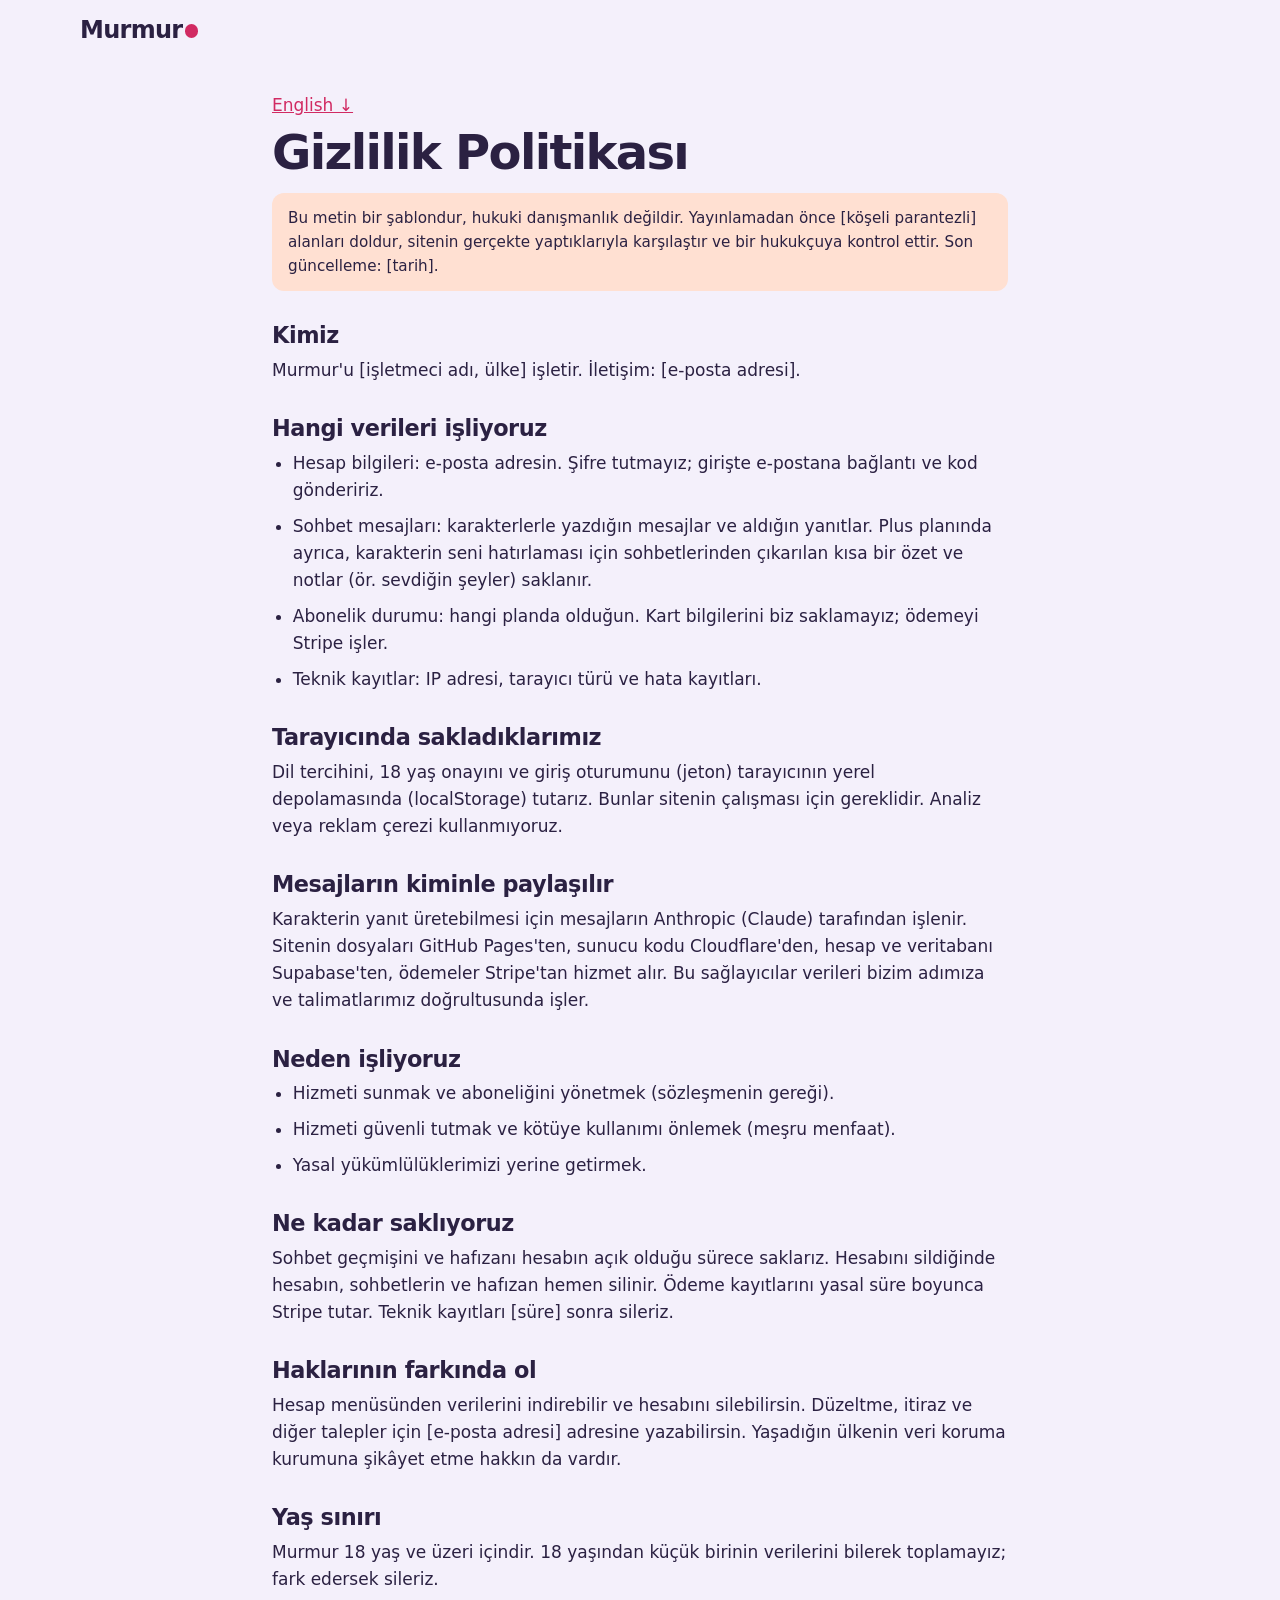
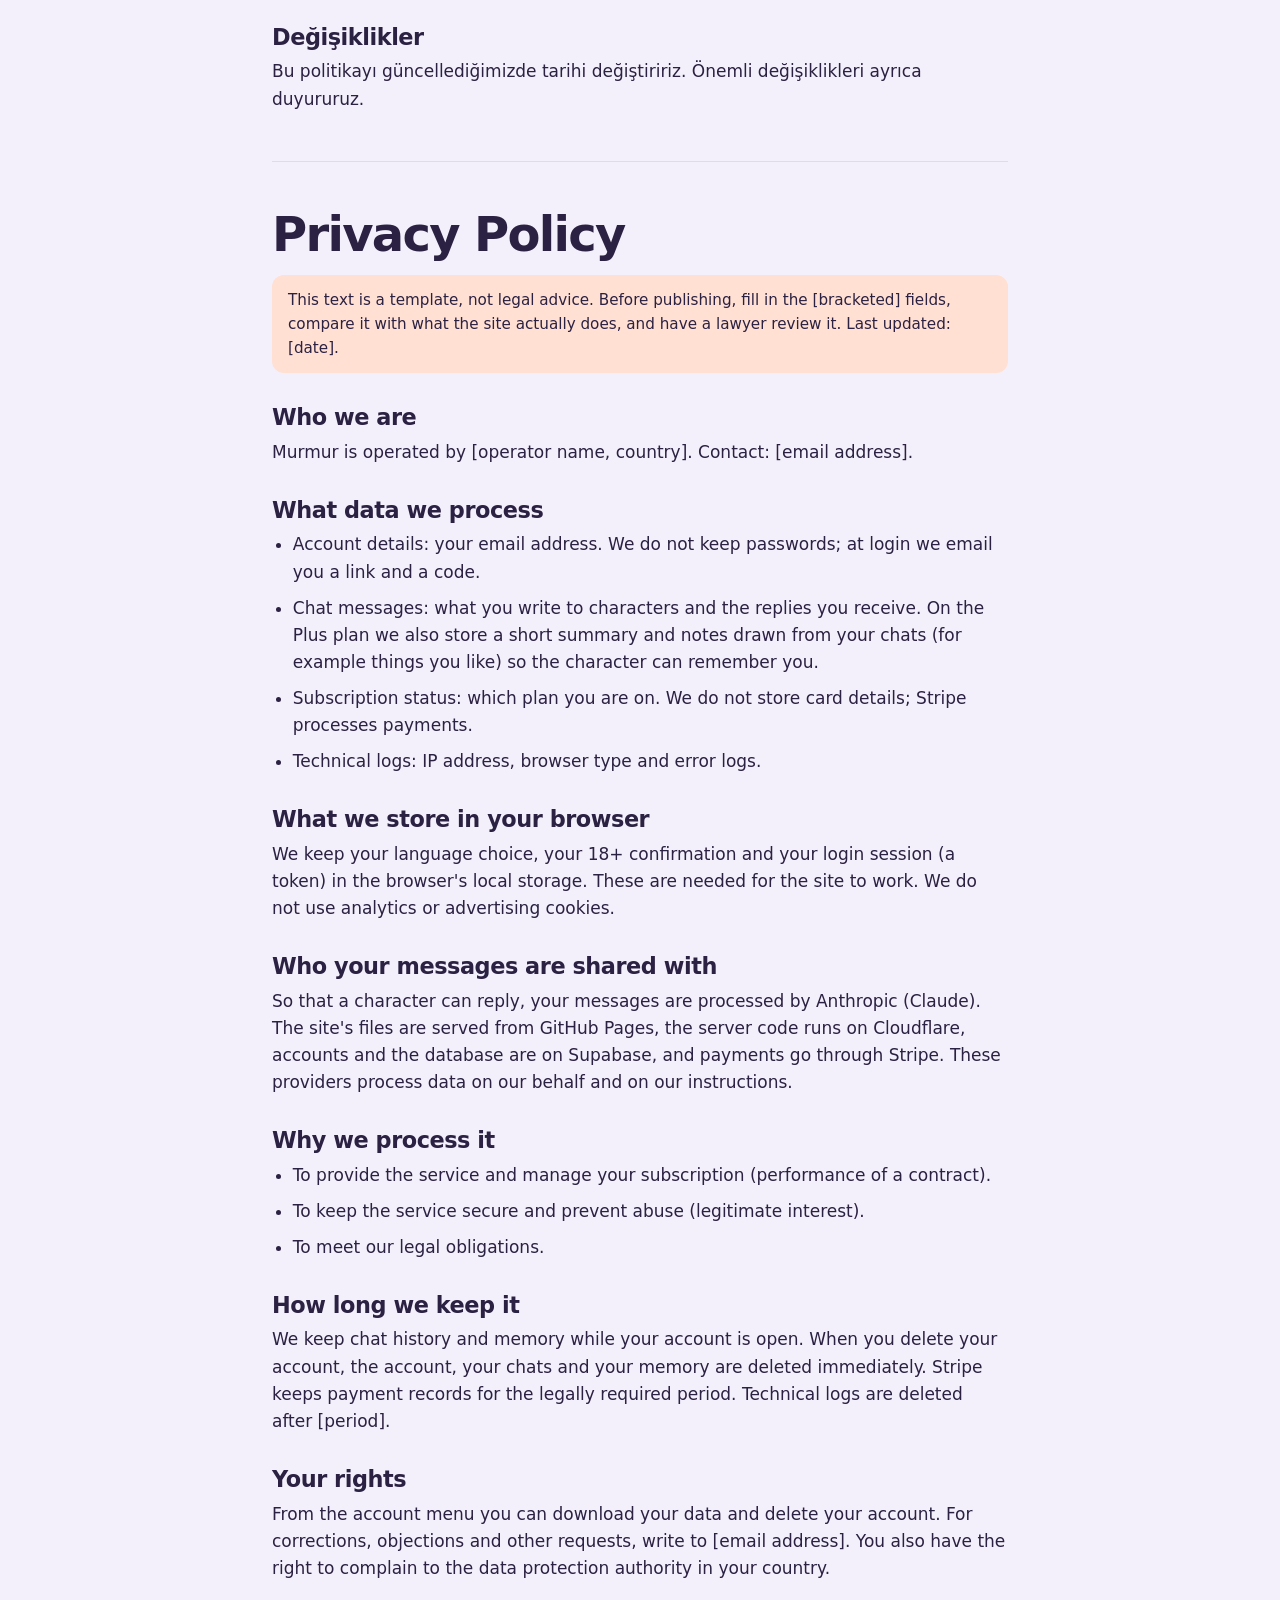
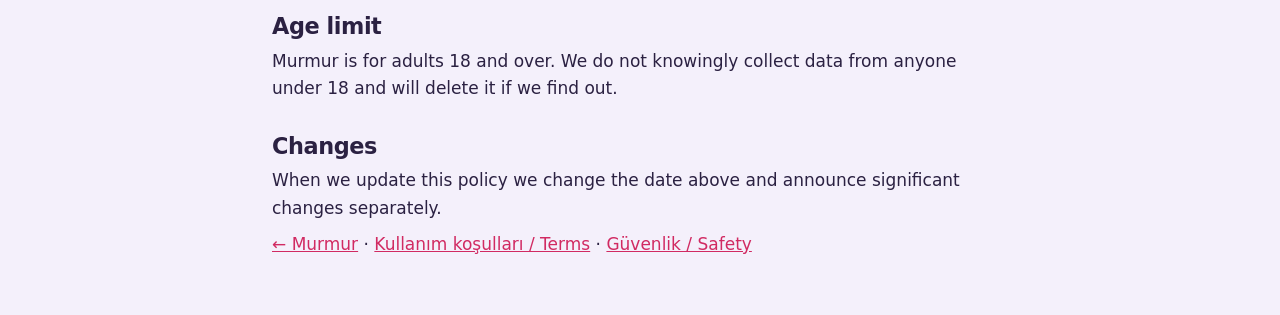
<file: privacy.html>
<!doctype html>
<html lang="tr">
<head>
<meta charset="utf-8">
<meta name="viewport" content="width=device-width, initial-scale=1">
<meta http-equiv="Content-Security-Policy" content="default-src 'self'; style-src 'self' https://fonts.googleapis.com; font-src https://fonts.gstatic.com; img-src 'self' data:; object-src 'none'; base-uri 'self'; form-action 'none'">
<title>Gizlilik Politikası / Privacy Policy — Murmur</title>
<meta name="description" content="Murmur gizlilik politikası: hangi verileri işliyoruz, neden ve haklarınız neler.">
<meta name="theme-color" content="#F4F0FB">
<link rel="canonical" href="https://example.com/privacy.html">
<link rel="icon" href="favicon.svg" type="image/svg+xml">
<link rel="icon" href="favicon.ico" sizes="32x32">
<link rel="apple-touch-icon" href="apple-touch-icon.png">
<link rel="preconnect" href="https://fonts.googleapis.com">
<link rel="preconnect" href="https://fonts.gstatic.com" crossorigin>
<link href="https://fonts.googleapis.com/css2?family=Bricolage+Grotesque:opsz,wght@12..96,500;12..96,700&family=Figtree:wght@400;500;600&display=swap" rel="stylesheet">
<link rel="stylesheet" href="style.css">
</head>
<body>
<a class="skip" href="#main">Ana içeriğe geç / Skip to content</a>
<header class="top"><div class="wrap"><a class="logo" href="./" aria-label="Murmur">Murmur<i></i></a></div></header>

<main id="main" class="wrap doc">
<p><a href="#en">English ↓</a></p>

<section lang="tr">
<h1>Gizlilik Politikası</h1>
<p class="draft">Bu metin bir şablondur, hukuki danışmanlık değildir. Yayınlamadan önce [köşeli parantezli] alanları doldur, sitenin gerçekte yaptıklarıyla karşılaştır ve bir hukukçuya kontrol ettir. Son güncelleme: [tarih].</p>

<h2>Kimiz</h2>
<p>Murmur'u [işletmeci adı, ülke] işletir. İletişim: [e-posta adresi].</p>

<h2>Hangi verileri işliyoruz</h2>
<ul>
<li>Hesap bilgileri: e-posta adresin. Şifre tutmayız; girişte e-postana bağlantı ve kod göndeririz.</li>
<li>Sohbet mesajları: karakterlerle yazdığın mesajlar ve aldığın yanıtlar. Plus planında ayrıca, karakterin seni hatırlaması için sohbetlerinden çıkarılan kısa bir özet ve notlar (ör. sevdiğin şeyler) saklanır.</li>
<li>Abonelik durumu: hangi planda olduğun. Kart bilgilerini biz saklamayız; ödemeyi Stripe işler.</li>
<li>Teknik kayıtlar: IP adresi, tarayıcı türü ve hata kayıtları.</li>
</ul>

<h2>Tarayıcında sakladıklarımız</h2>
<p>Dil tercihini, 18 yaş onayını ve giriş oturumunu (jeton) tarayıcının yerel depolamasında (localStorage) tutarız. Bunlar sitenin çalışması için gereklidir. Analiz veya reklam çerezi kullanmıyoruz.</p>
<!-- Analitik, reklam pikseli veya benzeri bir şey eklersen: önce kullanıcıdan açık rıza alan bir çerez bildirimi ekle ve bu bölümü güncelle. -->

<h2>Mesajların kiminle paylaşılır</h2>
<p>Karakterin yanıt üretebilmesi için mesajların Anthropic (Claude) tarafından işlenir. Sitenin dosyaları GitHub Pages'ten, sunucu kodu Cloudflare'den, hesap ve veritabanı Supabase'ten, ödemeler Stripe'tan hizmet alır. Bu sağlayıcılar verileri bizim adımıza ve talimatlarımız doğrultusunda işler.</p>
<!-- Modeli ya da sağlayıcıyı değiştirirsen bu paragrafı da güncelle. -->

<h2>Neden işliyoruz</h2>
<ul>
<li>Hizmeti sunmak ve aboneliğini yönetmek (sözleşmenin gereği).</li>
<li>Hizmeti güvenli tutmak ve kötüye kullanımı önlemek (meşru menfaat).</li>
<li>Yasal yükümlülüklerimizi yerine getirmek.</li>
</ul>

<h2>Ne kadar saklıyoruz</h2>
<p>Sohbet geçmişini ve hafızanı hesabın açık olduğu sürece saklarız. Hesabını sildiğinde hesabın, sohbetlerin ve hafızan hemen silinir. Ödeme kayıtlarını yasal süre boyunca Stripe tutar. Teknik kayıtları [süre] sonra sileriz.</p>

<h2>Haklarının farkında ol</h2>
<p>Hesap menüsünden verilerini indirebilir ve hesabını silebilirsin. Düzeltme, itiraz ve diğer talepler için [e-posta adresi] adresine yazabilirsin. Yaşadığın ülkenin veri koruma kurumuna şikâyet etme hakkın da vardır.</p>

<h2>Yaş sınırı</h2>
<p>Murmur 18 yaş ve üzeri içindir. 18 yaşından küçük birinin verilerini bilerek toplamayız; fark edersek sileriz.</p>

<h2>Değişiklikler</h2>
<p>Bu politikayı güncellediğimizde tarihi değiştiririz. Önemli değişiklikleri ayrıca duyururuz.</p>
</section>

<hr>

<section lang="en" id="en">
<h1>Privacy Policy</h1>
<p class="draft">This text is a template, not legal advice. Before publishing, fill in the [bracketed] fields, compare it with what the site actually does, and have a lawyer review it. Last updated: [date].</p>

<h2>Who we are</h2>
<p>Murmur is operated by [operator name, country]. Contact: [email address].</p>

<h2>What data we process</h2>
<ul>
<li>Account details: your email address. We do not keep passwords; at login we email you a link and a code.</li>
<li>Chat messages: what you write to characters and the replies you receive. On the Plus plan we also store a short summary and notes drawn from your chats (for example things you like) so the character can remember you.</li>
<li>Subscription status: which plan you are on. We do not store card details; Stripe processes payments.</li>
<li>Technical logs: IP address, browser type and error logs.</li>
</ul>

<h2>What we store in your browser</h2>
<p>We keep your language choice, your 18+ confirmation and your login session (a token) in the browser's local storage. These are needed for the site to work. We do not use analytics or advertising cookies.</p>

<h2>Who your messages are shared with</h2>
<p>So that a character can reply, your messages are processed by Anthropic (Claude). The site's files are served from GitHub Pages, the server code runs on Cloudflare, accounts and the database are on Supabase, and payments go through Stripe. These providers process data on our behalf and on our instructions.</p>
<!-- If you change the model or provider, update this paragraph too. -->

<h2>Why we process it</h2>
<ul>
<li>To provide the service and manage your subscription (performance of a contract).</li>
<li>To keep the service secure and prevent abuse (legitimate interest).</li>
<li>To meet our legal obligations.</li>
</ul>

<h2>How long we keep it</h2>
<p>We keep chat history and memory while your account is open. When you delete your account, the account, your chats and your memory are deleted immediately. Stripe keeps payment records for the legally required period. Technical logs are deleted after [period].</p>

<h2>Your rights</h2>
<p>From the account menu you can download your data and delete your account. For corrections, objections and other requests, write to [email address]. You also have the right to complain to the data protection authority in your country.</p>

<h2>Age limit</h2>
<p>Murmur is for adults 18 and over. We do not knowingly collect data from anyone under 18 and will delete it if we find out.</p>

<h2>Changes</h2>
<p>When we update this policy we change the date above and announce significant changes separately.</p>
</section>

<p><a href="./">← Murmur</a> · <a href="terms.html">Kullanım koşulları / Terms</a> · <a href="safety.html">Güvenlik / Safety</a></p>
</main>
</body>
</html>
</file>
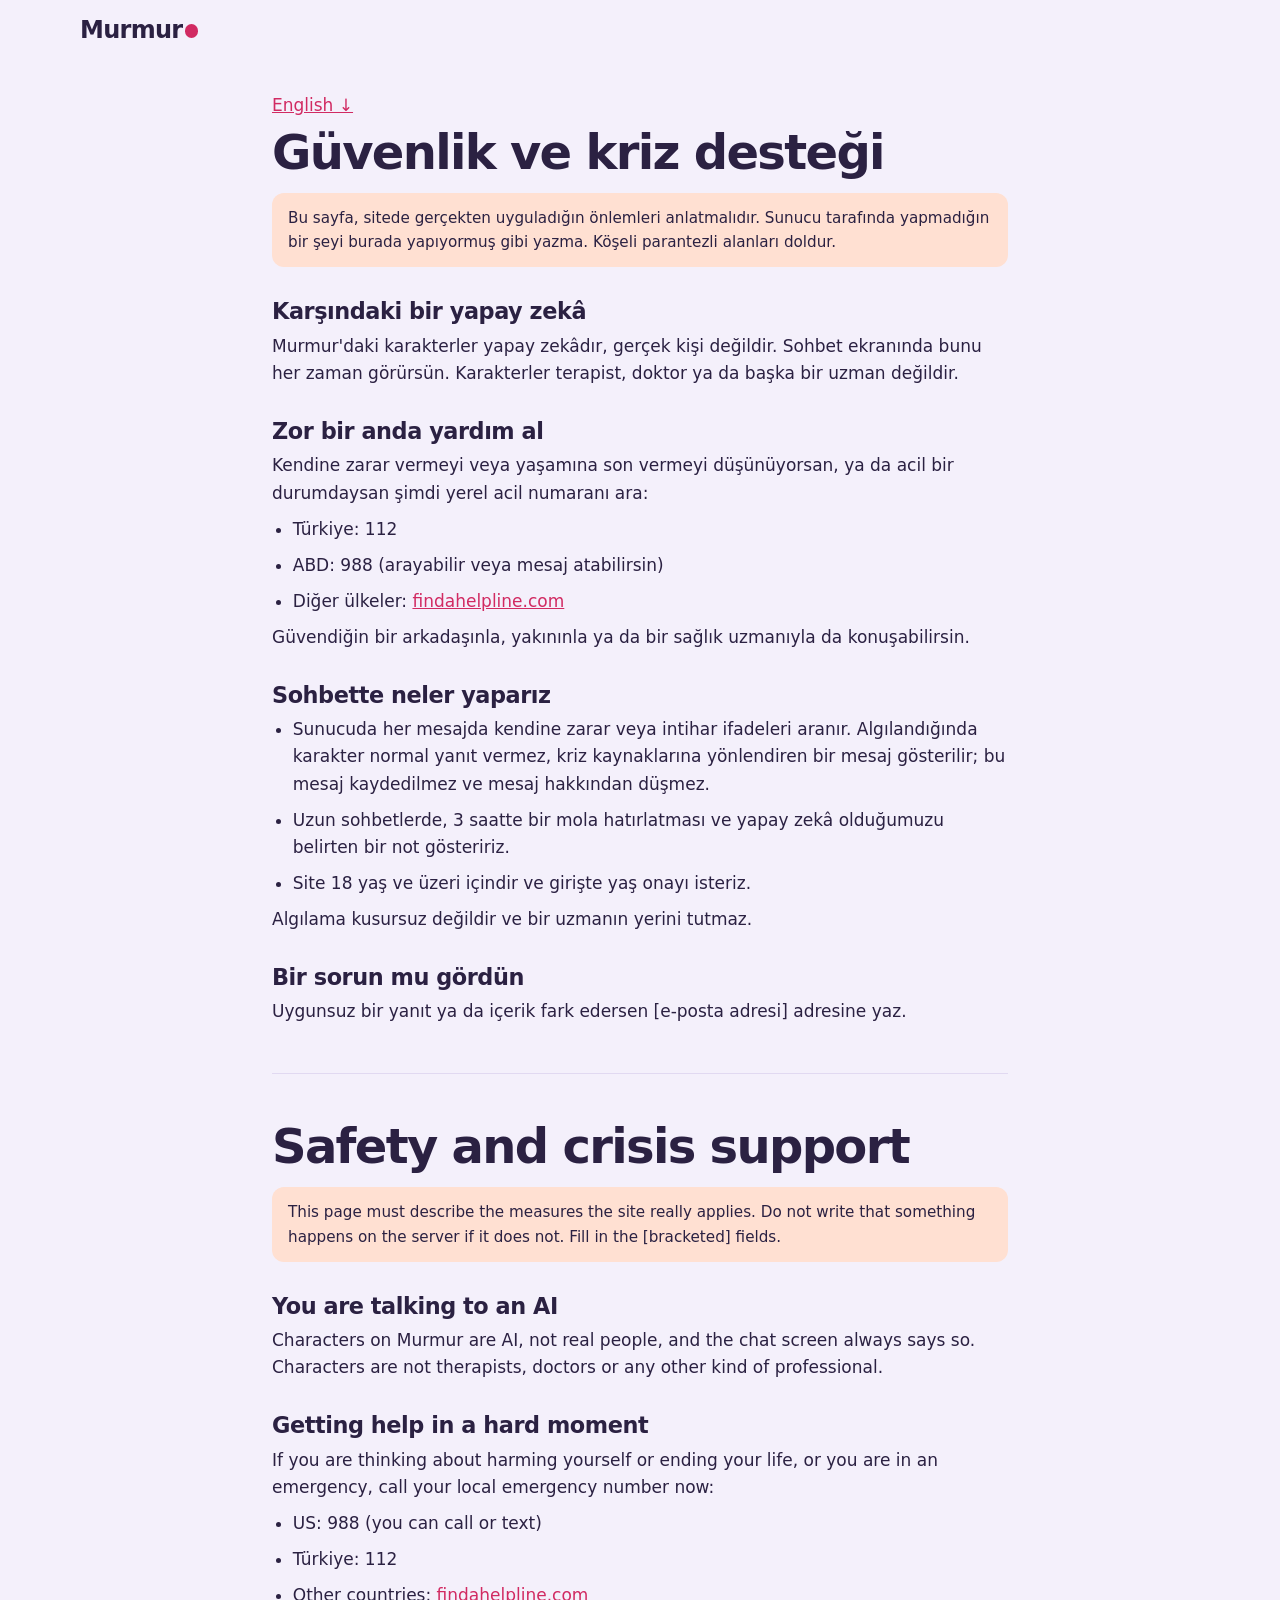
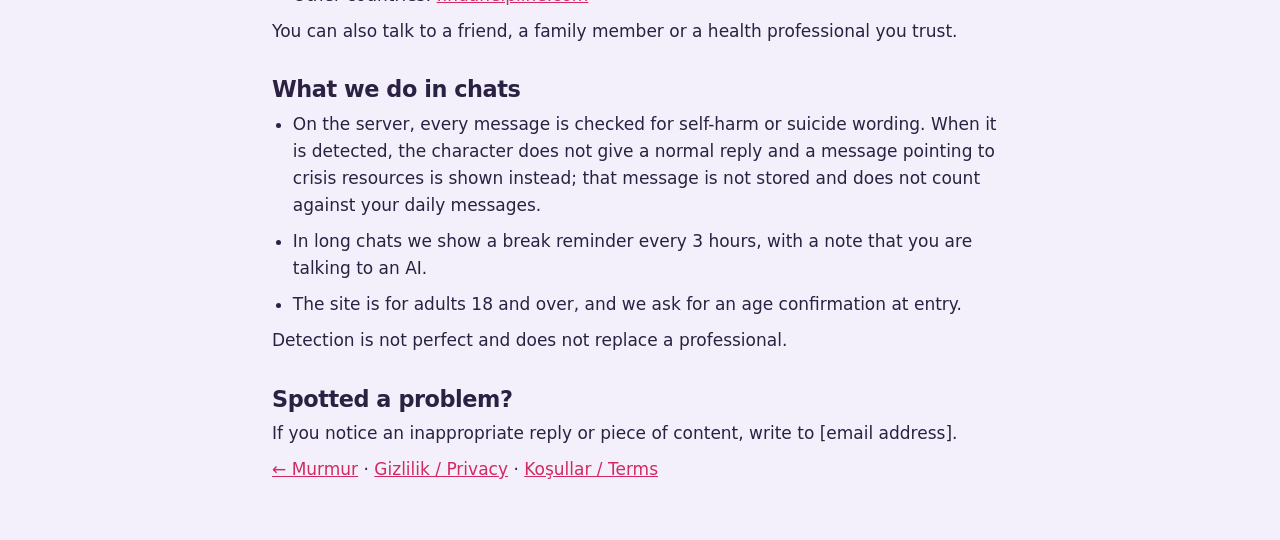
<file: safety.html>
<!doctype html>
<html lang="tr">
<head>
<meta charset="utf-8">
<meta name="viewport" content="width=device-width, initial-scale=1">
<meta http-equiv="Content-Security-Policy" content="default-src 'self'; style-src 'self' https://fonts.googleapis.com; font-src https://fonts.gstatic.com; img-src 'self' data:; object-src 'none'; base-uri 'self'; form-action 'none'">
<title>Güvenlik ve Kriz Desteği / Safety — Murmur</title>
<meta name="description" content="Murmur'da yapay zekâ karakterlerin sınırları, kriz anında ne yaptığımız ve nereden yardım alabileceğin.">
<meta name="theme-color" content="#F4F0FB">
<link rel="canonical" href="https://example.com/safety.html">
<link rel="icon" href="favicon.svg" type="image/svg+xml">
<link rel="icon" href="favicon.ico" sizes="32x32">
<link rel="apple-touch-icon" href="apple-touch-icon.png">
<link rel="preconnect" href="https://fonts.googleapis.com">
<link rel="preconnect" href="https://fonts.gstatic.com" crossorigin>
<link href="https://fonts.googleapis.com/css2?family=Bricolage+Grotesque:opsz,wght@12..96,500;12..96,700&family=Figtree:wght@400;500;600&display=swap" rel="stylesheet">
<link rel="stylesheet" href="style.css">
</head>
<body>
<a class="skip" href="#main">Ana içeriğe geç / Skip to content</a>
<header class="top"><div class="wrap"><a class="logo" href="./" aria-label="Murmur">Murmur<i></i></a></div></header>

<main id="main" class="wrap doc">
<p><a href="#en">English ↓</a></p>

<section lang="tr">
<h1>Güvenlik ve kriz desteği</h1>
<p class="draft">Bu sayfa, sitede gerçekten uyguladığın önlemleri anlatmalıdır. Sunucu tarafında yapmadığın bir şeyi burada yapıyormuş gibi yazma. Köşeli parantezli alanları doldur.</p>

<h2>Karşındaki bir yapay zekâ</h2>
<p>Murmur'daki karakterler yapay zekâdır, gerçek kişi değildir. Sohbet ekranında bunu her zaman görürsün. Karakterler terapist, doktor ya da başka bir uzman değildir.</p>

<h2>Zor bir anda yardım al</h2>
<p>Kendine zarar vermeyi veya yaşamına son vermeyi düşünüyorsan, ya da acil bir durumdaysan şimdi yerel acil numaranı ara:</p>
<ul>
<li>Türkiye: 112</li>
<li>ABD: 988 (arayabilir veya mesaj atabilirsin)</li>
<li>Diğer ülkeler: <a href="https://findahelpline.com" rel="noopener">findahelpline.com</a></li>
</ul>
<p>Güvendiğin bir arkadaşınla, yakınınla ya da bir sağlık uzmanıyla da konuşabilirsin.</p>

<h2>Sohbette neler yaparız</h2>
<ul>
<li>Sunucuda her mesajda kendine zarar veya intihar ifadeleri aranır. Algılandığında karakter normal yanıt vermez, kriz kaynaklarına yönlendiren bir mesaj gösterilir; bu mesaj kaydedilmez ve mesaj hakkından düşmez.</li>
<li>Uzun sohbetlerde, 3 saatte bir mola hatırlatması ve yapay zekâ olduğumuzu belirten bir not gösteririz.</li>
<li>Site 18 yaş ve üzeri içindir ve girişte yaş onayı isteriz.</li>
</ul>
<p>Algılama kusursuz değildir ve bir uzmanın yerini tutmaz.</p>

<h2>Bir sorun mu gördün</h2>
<p>Uygunsuz bir yanıt ya da içerik fark edersen [e-posta adresi] adresine yaz.</p>
</section>

<hr>

<section lang="en" id="en">
<h1>Safety and crisis support</h1>
<p class="draft">This page must describe the measures the site really applies. Do not write that something happens on the server if it does not. Fill in the [bracketed] fields.</p>

<h2>You are talking to an AI</h2>
<p>Characters on Murmur are AI, not real people, and the chat screen always says so. Characters are not therapists, doctors or any other kind of professional.</p>

<h2>Getting help in a hard moment</h2>
<p>If you are thinking about harming yourself or ending your life, or you are in an emergency, call your local emergency number now:</p>
<ul>
<li>US: 988 (you can call or text)</li>
<li>Türkiye: 112</li>
<li>Other countries: <a href="https://findahelpline.com" rel="noopener">findahelpline.com</a></li>
</ul>
<p>You can also talk to a friend, a family member or a health professional you trust.</p>

<h2>What we do in chats</h2>
<ul>
<li>On the server, every message is checked for self-harm or suicide wording. When it is detected, the character does not give a normal reply and a message pointing to crisis resources is shown instead; that message is not stored and does not count against your daily messages.</li>
<li>In long chats we show a break reminder every 3 hours, with a note that you are talking to an AI.</li>
<li>The site is for adults 18 and over, and we ask for an age confirmation at entry.</li>
</ul>
<p>Detection is not perfect and does not replace a professional.</p>

<h2>Spotted a problem?</h2>
<p>If you notice an inappropriate reply or piece of content, write to [email address].</p>
</section>

<p><a href="./">← Murmur</a> · <a href="privacy.html">Gizlilik / Privacy</a> · <a href="terms.html">Koşullar / Terms</a></p>
</main>
</body>
</html>
</file>
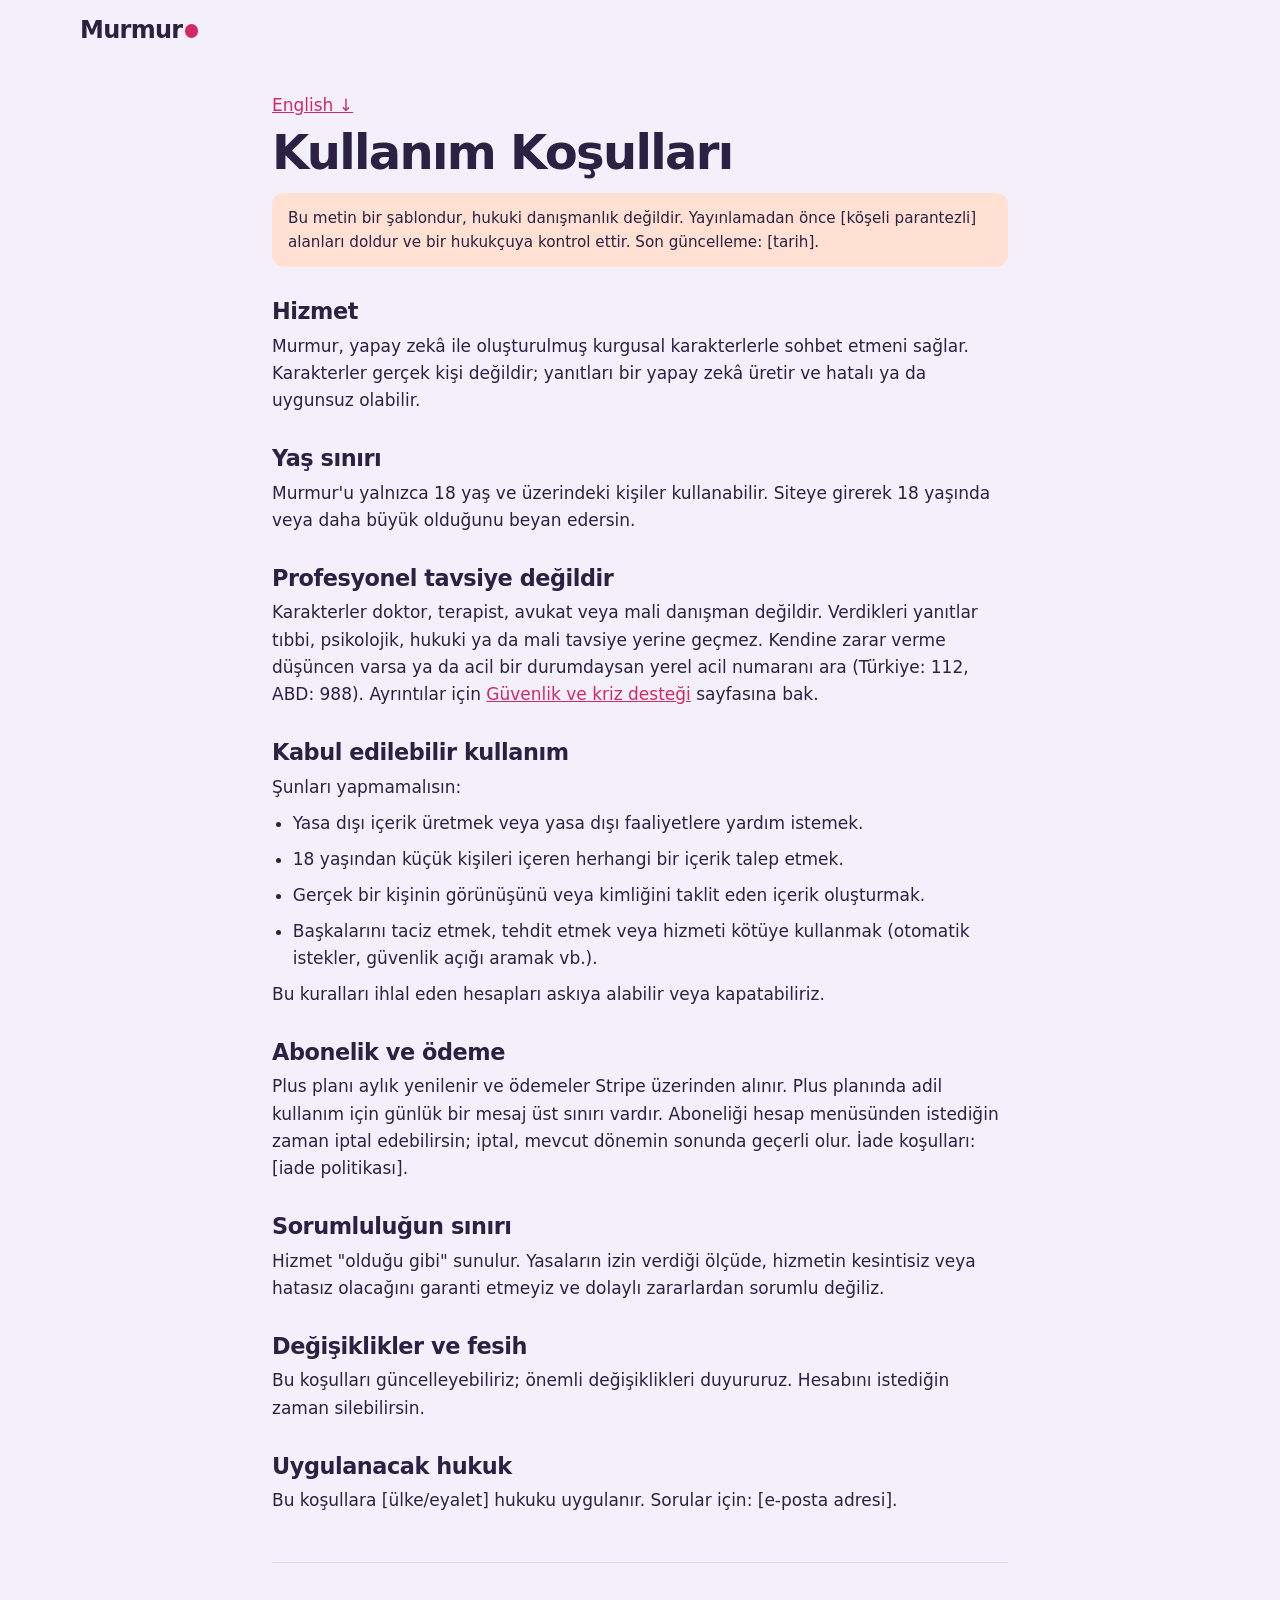
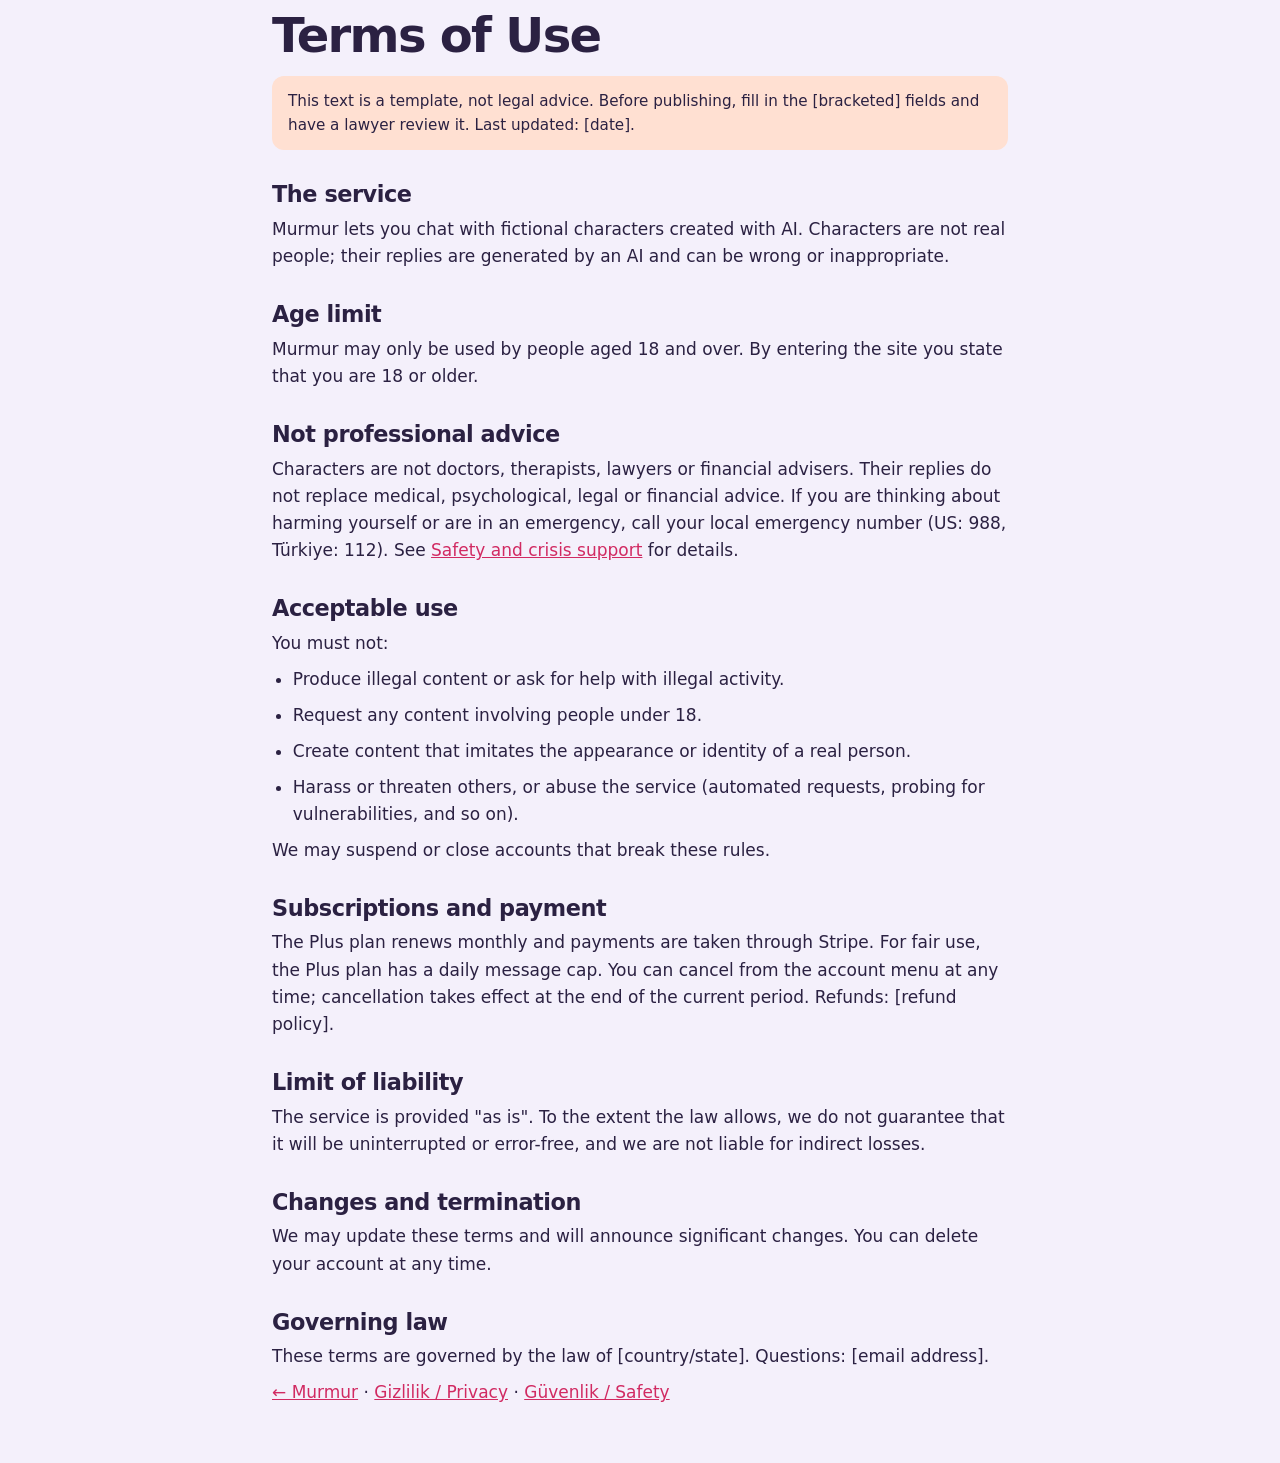
<file: terms.html>
<!doctype html>
<html lang="tr">
<head>
<meta charset="utf-8">
<meta name="viewport" content="width=device-width, initial-scale=1">
<meta http-equiv="Content-Security-Policy" content="default-src 'self'; style-src 'self' https://fonts.googleapis.com; font-src https://fonts.gstatic.com; img-src 'self' data:; object-src 'none'; base-uri 'self'; form-action 'none'">
<title>Kullanım Koşulları / Terms of Use — Murmur</title>
<meta name="description" content="Murmur kullanım koşulları: yaş sınırı, yapay zekâ karakterler, kabul edilebilir kullanım ve abonelik.">
<meta name="theme-color" content="#F4F0FB">
<link rel="canonical" href="https://example.com/terms.html">
<link rel="icon" href="favicon.svg" type="image/svg+xml">
<link rel="icon" href="favicon.ico" sizes="32x32">
<link rel="apple-touch-icon" href="apple-touch-icon.png">
<link rel="preconnect" href="https://fonts.googleapis.com">
<link rel="preconnect" href="https://fonts.gstatic.com" crossorigin>
<link href="https://fonts.googleapis.com/css2?family=Bricolage+Grotesque:opsz,wght@12..96,500;12..96,700&family=Figtree:wght@400;500;600&display=swap" rel="stylesheet">
<link rel="stylesheet" href="style.css">
</head>
<body>
<a class="skip" href="#main">Ana içeriğe geç / Skip to content</a>
<header class="top"><div class="wrap"><a class="logo" href="./" aria-label="Murmur">Murmur<i></i></a></div></header>

<main id="main" class="wrap doc">
<p><a href="#en">English ↓</a></p>

<section lang="tr">
<h1>Kullanım Koşulları</h1>
<p class="draft">Bu metin bir şablondur, hukuki danışmanlık değildir. Yayınlamadan önce [köşeli parantezli] alanları doldur ve bir hukukçuya kontrol ettir. Son güncelleme: [tarih].</p>

<h2>Hizmet</h2>
<p>Murmur, yapay zekâ ile oluşturulmuş kurgusal karakterlerle sohbet etmeni sağlar. Karakterler gerçek kişi değildir; yanıtları bir yapay zekâ üretir ve hatalı ya da uygunsuz olabilir.</p>

<h2>Yaş sınırı</h2>
<p>Murmur'u yalnızca 18 yaş ve üzerindeki kişiler kullanabilir. Siteye girerek 18 yaşında veya daha büyük olduğunu beyan edersin.</p>

<h2>Profesyonel tavsiye değildir</h2>
<p>Karakterler doktor, terapist, avukat veya mali danışman değildir. Verdikleri yanıtlar tıbbi, psikolojik, hukuki ya da mali tavsiye yerine geçmez. Kendine zarar verme düşüncen varsa ya da acil bir durumdaysan yerel acil numaranı ara (Türkiye: 112, ABD: 988). Ayrıntılar için <a href="safety.html">Güvenlik ve kriz desteği</a> sayfasına bak.</p>

<h2>Kabul edilebilir kullanım</h2>
<p>Şunları yapmamalısın:</p>
<ul>
<li>Yasa dışı içerik üretmek veya yasa dışı faaliyetlere yardım istemek.</li>
<li>18 yaşından küçük kişileri içeren herhangi bir içerik talep etmek.</li>
<li>Gerçek bir kişinin görünüşünü veya kimliğini taklit eden içerik oluşturmak.</li>
<li>Başkalarını taciz etmek, tehdit etmek veya hizmeti kötüye kullanmak (otomatik istekler, güvenlik açığı aramak vb.).</li>
</ul>
<p>Bu kuralları ihlal eden hesapları askıya alabilir veya kapatabiliriz.</p>

<h2>Abonelik ve ödeme</h2>
<p>Plus planı aylık yenilenir ve ödemeler Stripe üzerinden alınır. Plus planında adil kullanım için günlük bir mesaj üst sınırı vardır. Aboneliği hesap menüsünden istediğin zaman iptal edebilirsin; iptal, mevcut dönemin sonunda geçerli olur. İade koşulları: [iade politikası].</p>

<h2>Sorumluluğun sınırı</h2>
<p>Hizmet "olduğu gibi" sunulur. Yasaların izin verdiği ölçüde, hizmetin kesintisiz veya hatasız olacağını garanti etmeyiz ve dolaylı zararlardan sorumlu değiliz.</p>

<h2>Değişiklikler ve fesih</h2>
<p>Bu koşulları güncelleyebiliriz; önemli değişiklikleri duyururuz. Hesabını istediğin zaman silebilirsin.</p>

<h2>Uygulanacak hukuk</h2>
<p>Bu koşullara [ülke/eyalet] hukuku uygulanır. Sorular için: [e-posta adresi].</p>
</section>

<hr>

<section lang="en" id="en">
<h1>Terms of Use</h1>
<p class="draft">This text is a template, not legal advice. Before publishing, fill in the [bracketed] fields and have a lawyer review it. Last updated: [date].</p>

<h2>The service</h2>
<p>Murmur lets you chat with fictional characters created with AI. Characters are not real people; their replies are generated by an AI and can be wrong or inappropriate.</p>

<h2>Age limit</h2>
<p>Murmur may only be used by people aged 18 and over. By entering the site you state that you are 18 or older.</p>

<h2>Not professional advice</h2>
<p>Characters are not doctors, therapists, lawyers or financial advisers. Their replies do not replace medical, psychological, legal or financial advice. If you are thinking about harming yourself or are in an emergency, call your local emergency number (US: 988, Türkiye: 112). See <a href="safety.html">Safety and crisis support</a> for details.</p>

<h2>Acceptable use</h2>
<p>You must not:</p>
<ul>
<li>Produce illegal content or ask for help with illegal activity.</li>
<li>Request any content involving people under 18.</li>
<li>Create content that imitates the appearance or identity of a real person.</li>
<li>Harass or threaten others, or abuse the service (automated requests, probing for vulnerabilities, and so on).</li>
</ul>
<p>We may suspend or close accounts that break these rules.</p>

<h2>Subscriptions and payment</h2>
<p>The Plus plan renews monthly and payments are taken through Stripe. For fair use, the Plus plan has a daily message cap. You can cancel from the account menu at any time; cancellation takes effect at the end of the current period. Refunds: [refund policy].</p>

<h2>Limit of liability</h2>
<p>The service is provided "as is". To the extent the law allows, we do not guarantee that it will be uninterrupted or error-free, and we are not liable for indirect losses.</p>

<h2>Changes and termination</h2>
<p>We may update these terms and will announce significant changes. You can delete your account at any time.</p>

<h2>Governing law</h2>
<p>These terms are governed by the law of [country/state]. Questions: [email address].</p>
</section>

<p><a href="./">← Murmur</a> · <a href="privacy.html">Gizlilik / Privacy</a> · <a href="safety.html">Güvenlik / Safety</a></p>
</main>
</body>
</html>
</file>
<file: style.css>
:root{
  --bg:#F4F0FB; --ink:#2B2142; --muted:#675E82; --accent:#D12A62; --accent-2:#6F7DFF;
  --peach:#FFE0D2; --card:#FFFFFF; --line:#E1D9F1;
  --display:"Bricolage Grotesque",system-ui,sans-serif; --body:"Figtree",system-ui,sans-serif;
  color-scheme:light;
}
*{box-sizing:border-box;margin:0}
html{scroll-behavior:smooth}
body{background:var(--bg);color:var(--ink);font:400 1.0625rem/1.6 var(--body);-webkit-font-smoothing:antialiased}
a{color:inherit}
button{font:inherit;color:inherit;cursor:pointer}
:focus-visible{outline:3px solid var(--accent-2);outline-offset:3px;border-radius:6px}
.wrap{width:min(1120px,100% - 2rem);margin-inline:auto}
[id]{scroll-margin-top:1rem}

.skip{position:absolute;left:1rem;top:-5rem;background:var(--ink);color:#fff;padding:.7rem 1.1rem;border-radius:10px;z-index:100;text-decoration:none;font-weight:600}
.skip:focus{top:1rem}

/* header */
header.top{padding:1.1rem 0}
header.top .wrap{display:flex;align-items:center;gap:1.25rem}
.logo{font:700 1.5rem/1 var(--display);letter-spacing:-.03em;text-decoration:none;margin-right:auto}
.logo i{display:inline-block;width:.55em;height:.55em;border-radius:50%;background:var(--accent);margin-left:.12em}
nav.main{display:flex;gap:1.25rem}
nav.main a{text-decoration:none;font-weight:500;color:var(--muted)}
nav.main a:hover{color:var(--ink)}
.btn{display:inline-flex;align-items:center;justify-content:center;gap:.5rem;border:0;border-radius:999px;padding:.7rem 1.35rem;min-height:44px;font-weight:600;text-decoration:none;transition:transform .15s}
.btn:active{transform:scale(.97)}
.btn-primary{background:var(--accent);color:#fff}
.btn-ghost{background:transparent;border:1.5px solid var(--ink)}
.btn-small{padding:.45rem 1rem;font-size:.95rem;min-height:40px}
.lang{background:none;border:1.5px solid var(--line);border-radius:999px;padding:.3rem .8rem;min-height:40px;min-width:44px;font-weight:600;font-size:.9rem}

/* hero */
.hero{padding:clamp(2rem,6vw,4.5rem) 0 clamp(3rem,7vw,5.5rem)}
.hero .wrap{display:grid;grid-template-columns:1.1fr .9fr;gap:clamp(2rem,5vw,4.5rem);align-items:center}
h1{font:700 clamp(2.5rem,5.6vw,4.6rem)/1.02 var(--display);letter-spacing:-.035em;text-wrap:balance}
.hero p.lead{margin:1.4rem 0 2rem;max-width:34rem;font-size:1.15rem;color:var(--muted)}
.hero .actions{display:flex;flex-wrap:wrap;gap:.75rem}

.phone{background:var(--card);border-radius:30px;box-shadow:0 30px 60px -30px rgba(80,50,140,.45);padding:1rem;max-width:420px;justify-self:end;width:100%}
.phone-head{display:flex;align-items:center;gap:.7rem;padding:.4rem .4rem 1rem;border-bottom:1px solid var(--line)}
.phone-head b{font:600 1.05rem var(--display)}
.phone-head small{display:block;color:var(--muted);font-size:.82rem;line-height:1.2}
.msgs{display:flex;flex-direction:column;gap:.55rem;padding:1rem .2rem .4rem;min-height:300px}
.msg{max-width:82%;padding:.65rem .95rem;border-radius:18px;font-size:1rem;line-height:1.45;overflow-wrap:anywhere}
.msg.me{align-self:flex-end;background:var(--ink);color:#fff;border-bottom-right-radius:6px}
.msg.ai{align-self:flex-start;background:#EFE9FB;border-bottom-left-radius:6px}
.msg.care{align-self:stretch;max-width:100%;background:#FFF1E8;border:1px solid #F0C3A6;border-radius:14px}
.msg.typing{display:flex;gap:.3rem;padding:.9rem 1rem}
.msg.typing span{width:7px;height:7px;border-radius:50%;background:var(--muted);animation:blink 1s infinite}
.msg.typing span:nth-child(2){animation-delay:.15s}.msg.typing span:nth-child(3){animation-delay:.3s}
@keyframes blink{0%,60%,100%{opacity:.25}30%{opacity:1}}

.avatar{width:42px;height:42px;border-radius:50%;display:grid;place-items:center;color:#fff;font:700 1.15rem var(--display);flex:none;overflow:hidden;position:relative}
.avatar img{position:absolute;inset:0;width:100%;height:100%;object-fit:cover}
.ai-tag{display:inline-block;margin-left:.45rem;background:#EFE9FB;color:var(--ink);border-radius:999px;padding:.05rem .6rem;font-size:.75rem;font-weight:600;vertical-align:middle}

/* features */
.feats{padding-bottom:clamp(3rem,6vw,5rem)}
.feats .wrap{display:grid;grid-template-columns:repeat(3,1fr);gap:2rem}
.feats div{border-left:3px solid var(--accent);padding-left:1.1rem}
.feats h3{font:600 1.2rem var(--display);margin-bottom:.3rem}
.feats p{color:var(--muted);font-size:1rem}

/* characters */
section.block{padding:clamp(2.5rem,6vw,4.5rem) 0}
h2{font:700 clamp(1.9rem,3.8vw,2.8rem)/1.1 var(--display);letter-spacing:-.03em}
.sub{color:var(--muted);margin-top:.5rem}
.filters{display:flex;gap:.5rem;margin:1.6rem 0 1.8rem;flex-wrap:wrap}
.filters button{background:transparent;border:1.5px solid var(--line);border-radius:999px;padding:.45rem 1.1rem;min-height:44px;font-weight:600}
.filters button[aria-pressed="true"]{background:var(--ink);border-color:var(--ink);color:#fff}
.grid{display:grid;grid-template-columns:repeat(auto-fill,minmax(250px,1fr));gap:1.4rem}
.char{background:var(--card);border-radius:22px;overflow:hidden;display:flex;flex-direction:column}
.art{aspect-ratio:4/4.4;position:relative;display:grid;place-items:center;overflow:hidden}
.art .big{font:700 7rem/1 var(--display);color:rgba(255,255,255,.88);letter-spacing:-.05em}
.art img{position:absolute;inset:0;width:100%;height:100%;object-fit:cover}
.badge{position:absolute;top:.8rem;left:.8rem;background:rgba(255,255,255,.92);color:var(--ink);border-radius:999px;padding:.2rem .75rem;font-size:.85rem;font-weight:600;z-index:1}
.char .body{padding:1.1rem 1.2rem 1.3rem;display:flex;flex-direction:column;gap:.35rem;flex:1}
.char h3{font:700 1.35rem var(--display);letter-spacing:-.02em}
.char .role{color:var(--accent);font-weight:600;font-size:.95rem}
.char p{color:var(--muted);font-size:.98rem;flex:1}
.char .btn{margin-top:.8rem}

/* plans */
.plans{display:grid;grid-template-columns:1fr 1.12fr 1fr;gap:1.2rem;margin-top:2rem;align-items:stretch}
.plan{background:var(--card);border:1px solid var(--line);border-radius:16px;padding:1.7rem;display:flex;flex-direction:column}
.plan.hot{background:var(--ink);color:#fff;border-color:var(--ink);border-radius:26px;padding:2.1rem 1.9rem}
.plan h3{font:600 1.2rem var(--display)}
.price{font:700 2.6rem/1.1 var(--display);letter-spacing:-.03em;margin:.6rem 0 1.1rem}
.price small{font:500 1rem var(--body);opacity:.75;letter-spacing:0}
.plan ul{list-style:none;padding:0;display:grid;gap:.55rem;margin-bottom:1.6rem;flex:1}
.plan li{padding-left:1.5rem;position:relative}
.plan li::before{content:"";position:absolute;left:0;top:.55em;width:.8rem;height:.45rem;border-left:2.5px solid var(--accent);border-bottom:2.5px solid var(--accent);transform:rotate(-45deg) translateY(-30%)}
.plan.hot li::before{border-color:#FF86AC}
.plan.hot .btn-primary{background:#fff;color:var(--ink)}

footer{padding:2.5rem 0 3rem;color:var(--muted);font-size:.95rem;border-top:1px solid var(--line);margin-top:2rem}
footer .links{display:flex;flex-wrap:wrap;gap:.2rem 1.4rem;margin-top:.8rem}
footer .links a{color:var(--ink);padding:.35rem 0;display:inline-block}

/* dialogs */
dialog{border:0;border-radius:26px;padding:0;width:min(520px,100% - 1.5rem);height:min(680px,100dvh - 2rem);background:var(--card);color:var(--ink);box-shadow:0 40px 80px -30px rgba(40,20,90,.6)}
dialog::backdrop{background:rgba(35,25,60,.55)}
dialog[open]{display:flex;flex-direction:column}
dialog.gate{width:min(440px,100% - 1.5rem);height:auto;padding:2rem}
dialog.gate::backdrop{background:rgba(35,25,60,.85)}
.gate h2{font-size:1.7rem}
.gate p{margin:.8rem 0 1.4rem;color:var(--muted)}
.gate .actions{display:flex;flex-wrap:wrap;gap:.6rem}
.chat-head{display:flex;align-items:center;gap:.8rem;padding:1rem 1.2rem;border-bottom:1px solid var(--line)}
.chat-head b{font:700 1.15rem var(--display);display:block;line-height:1.2}
.chat-head small{display:block;color:var(--muted);font-size:.82rem}
.chat-head .x{margin-left:auto;background:none;border:0;font-size:1.6rem;line-height:1;padding:.2rem .5rem;min-width:44px;min-height:44px}
#chat-msgs{flex:1;overflow-y:auto;padding:1.1rem 1.2rem;margin:0}
.chat-note{font-size:.8rem;color:var(--muted);text-align:center;padding:0 1rem .5rem}
.chat-form{display:flex;gap:.6rem;padding:.8rem 1rem 1rem;border-top:1px solid var(--line)}
.chat-form input{flex:1;min-width:0;border:1.5px solid var(--line);border-radius:999px;padding:.7rem 1.1rem;font:inherit;background:#FAF8FE;color:var(--ink)}

[hidden]{display:none!important}
.sr{position:absolute;width:1px;height:1px;overflow:hidden;clip:rect(0 0 0 0);white-space:nowrap}
.stack{display:grid;gap:.7rem;margin-top:1rem}
.stack p{margin:0;color:var(--muted)}
.input{border:1.5px solid var(--line);border-radius:999px;padding:.75rem 1.1rem;min-height:44px;font:inherit;background:#FAF8FE;color:var(--ink);width:100%}
.acct-info{display:grid;grid-template-columns:auto 1fr;gap:.4rem 1rem;margin:1rem 0 .4rem}
.acct-info dt{color:var(--muted)}
.acct-info dd{margin:0;font-weight:600;overflow-wrap:anywhere}
.btn-danger{background:transparent;border:1.5px solid var(--accent);color:var(--accent)}
.toast{position:fixed;left:50%;bottom:1.5rem;transform:translate(-50%,150%);background:var(--ink);color:#fff;padding:.8rem 1.3rem;border-radius:14px;max-width:calc(100% - 2rem);transition:transform .25s;z-index:50;text-align:center}
.toast.show{transform:translate(-50%,0)}
noscript .wrap{padding:1rem 0;color:var(--muted)}

/* legal and 404 pages */
.doc{max-width:46rem;padding:1.5rem 0 3rem}
.doc h1{font-size:clamp(2rem,4.4vw,3rem);margin-bottom:1rem}
.doc h2{font-size:1.4rem;letter-spacing:-.02em;margin:2rem 0 .4rem}
.doc p,.doc li{margin:.55rem 0}
.doc ul{padding-left:1.3rem}
.doc a{color:var(--accent)}
.doc hr{border:0;border-top:1px solid var(--line);margin:3rem 0}
.draft{background:var(--peach);border-radius:12px;padding:.8rem 1rem;font-size:.95rem;margin:1rem 0 1.5rem}
.center{min-height:60vh;display:grid;place-content:center;text-align:center;gap:1rem;padding:2rem 1rem}
.center p{color:var(--muted)}

@media (max-width:860px){
  .hero .wrap{grid-template-columns:1fr}
  .phone{justify-self:stretch;max-width:none}
  .feats .wrap{grid-template-columns:1fr;gap:1.4rem}
  .plans{grid-template-columns:1fr}
  nav.main{display:none}
}
@media (prefers-reduced-motion:reduce){
  html{scroll-behavior:auto}
  *{animation:none!important;transition:none!important}
}
</file>
